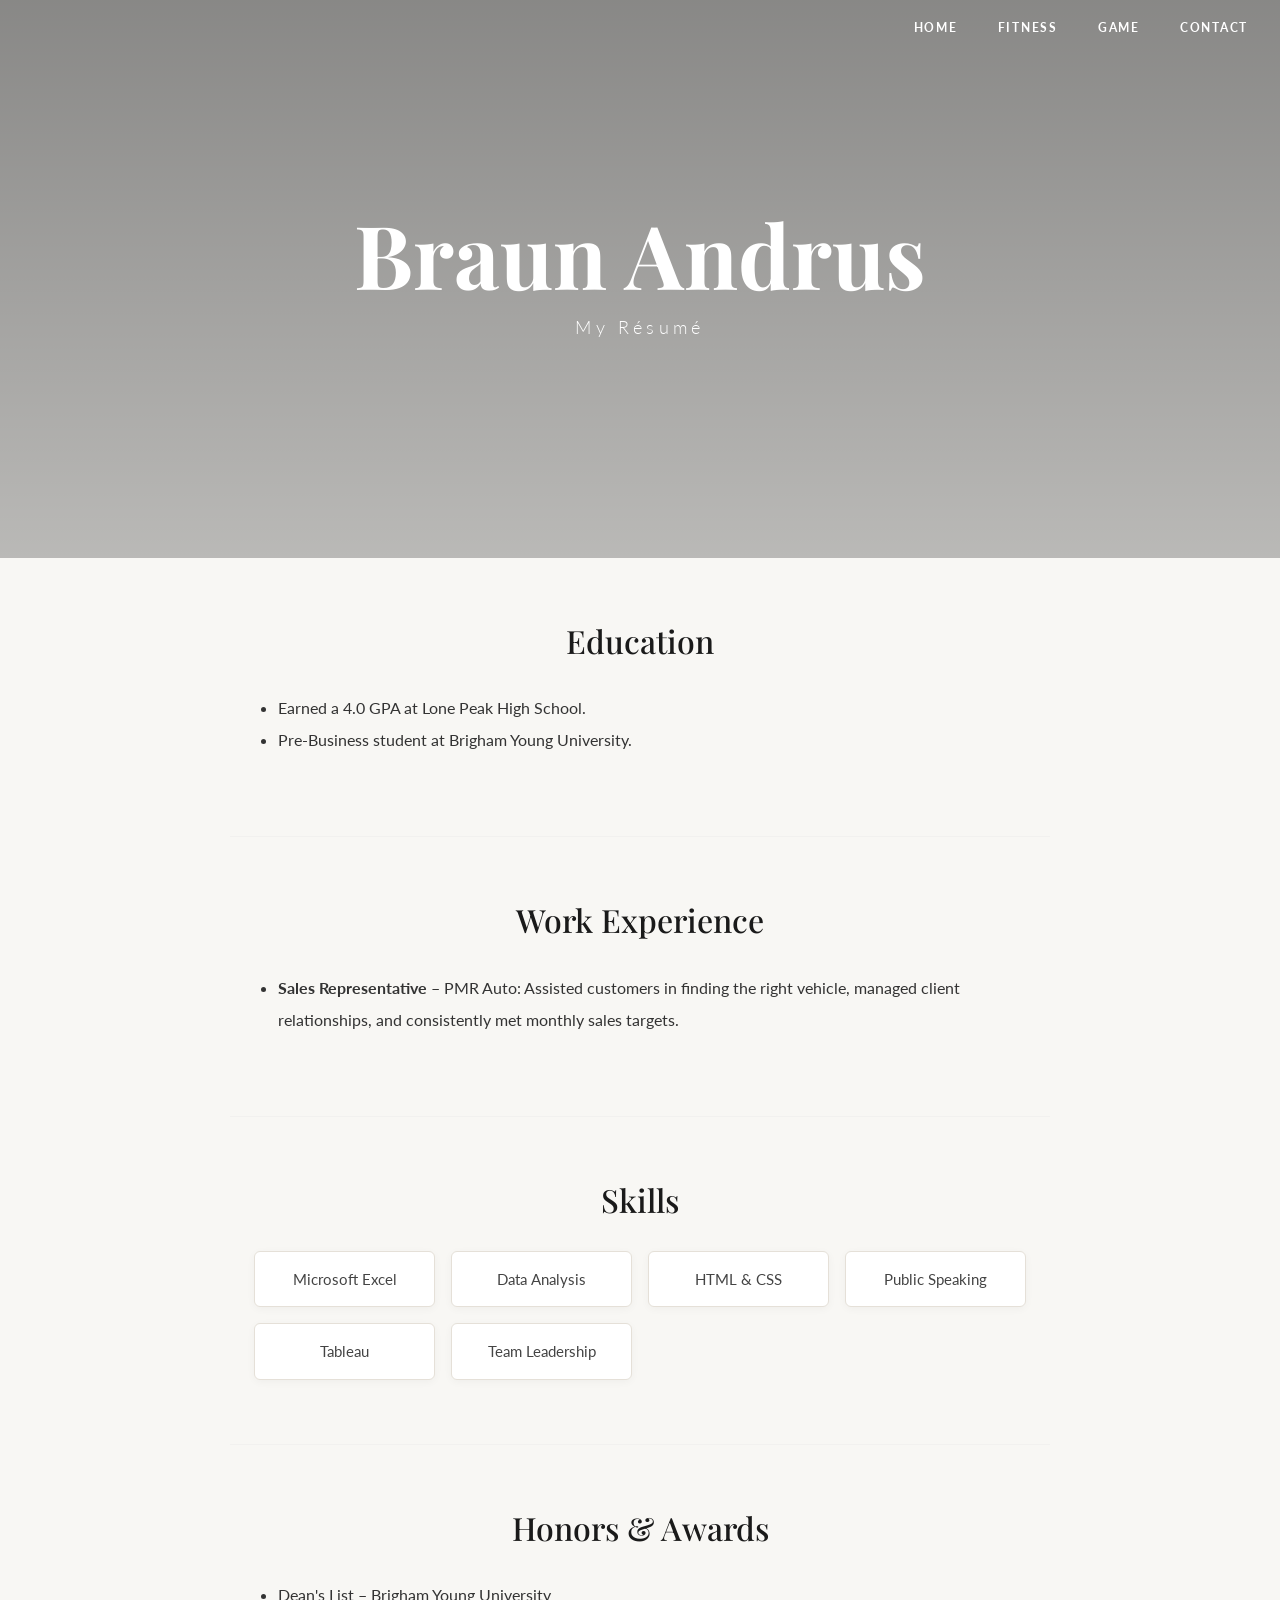
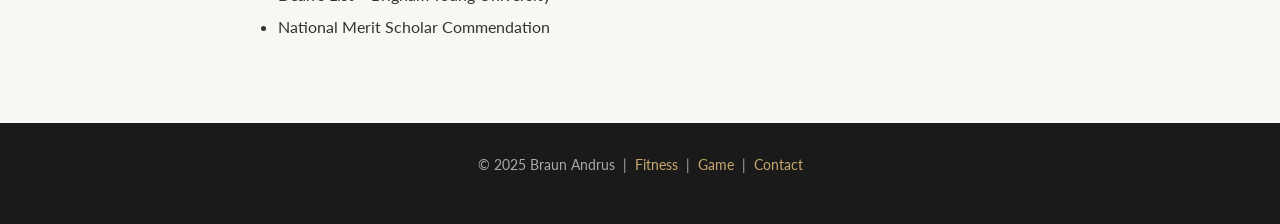
<file: index.html>
<!DOCTYPE html>
<html lang="en">
<head>
  <meta charset="UTF-8"/>
  <meta name="viewport" content="width=device-width, initial-scale=1.0"/>
  <title>Braun Andrus – Portfolio</title>
  <link href="https://cdn.jsdelivr.net/npm/bootstrap@5.3.0/dist/css/bootstrap.min.css" rel="stylesheet"/>
  <link href="https://fonts.googleapis.com/css2?family=Playfair+Display:wght@400;700&family=Lato:wght@300;400;700&display=swap" rel="stylesheet"/>
  <style>
    :root { --dark:#1a1a1a; --light:#f8f7f4; --accent:#c8a96e; }
    * { margin:0; padding:0; box-sizing:border-box; }
    body { font-family:'Lato',sans-serif; background:var(--light); color:var(--dark); }
    nav { position:absolute; top:0; width:100%; z-index:10; padding:1.2rem 2rem; display:flex; justify-content:flex-end; gap:2.5rem; }
    nav a { color:#fff; text-decoration:none; font-size:.78rem; letter-spacing:.14em; text-transform:uppercase; font-weight:700; }
    nav a:hover { color:var(--accent); }
    .hero {
      position:relative; height:62vh; min-height:420px;
      background-image:url('https://images.unsplash.com/photo-1464822759023-fed622ff2c3b?w=1600&q=80');
      background-size:cover; background-position:center;
      display:flex; align-items:center; justify-content:center; flex-direction:column; text-align:center;
    }
    .hero::after { content:''; position:absolute; inset:0; background:linear-gradient(to bottom,rgba(0,0,0,.45),rgba(0,0,0,.25)); }
    .hero-content { position:relative; z-index:2; color:#fff; }
    .hero-content h1 { font-family:'Playfair Display',serif; font-size:clamp(3rem,8vw,5.5rem); font-weight:700; }
    .hero-content p  { font-size:1.1rem; letter-spacing:.25em; font-weight:300; margin-top:.4rem; }
    section { max-width:820px; margin:0 auto; padding:4rem 1.5rem; }
    section h2 { font-family:'Playfair Display',serif; font-size:2rem; text-align:center; margin-bottom:2rem; }
    hr.section-rule { border:none; border-top:1px solid #ddd; max-width:820px; margin:0 auto; }
    ul.resume-list { list-style:disc; padding-left:1.5rem; line-height:2; }
    ul.resume-list li { font-size:1rem; color:#333; }
    .skills-grid { display:grid; grid-template-columns:repeat(auto-fill,minmax(180px,1fr)); gap:1rem; }
    .skill-card { background:#fff; border:1px solid #e5e0d8; border-radius:6px; padding:1rem 1.2rem; text-align:center; font-size:.93rem; color:#444; box-shadow:0 2px 8px rgba(0,0,0,.04); }
    footer { background:var(--dark); color:#aaa; text-align:center; padding:2rem 1rem; font-size:.85rem; }
    footer a { color:var(--accent); text-decoration:none; }
  </style>
</head>
<body>
  <nav>
    <a href="index.html">Home</a>
    <a href="fitness.html">Fitness</a>
    <a href="game.html">Game</a>
    <a href="contact.html">Contact</a>
  </nav>

  <div class="hero">
    <div class="hero-content">
      <h1>Braun Andrus</h1>
      <p>My Résumé</p>
    </div>
  </div>

  <section id="education">
    <h2>Education</h2>
    <ul class="resume-list">
      <li>Earned a 4.0 GPA at Lone Peak High School.</li>
      <li>Pre-Business student at Brigham Young University.</li>
    </ul>
  </section>
  <hr class="section-rule"/>

  <section id="experience">
    <h2>Work Experience</h2>
    <ul class="resume-list">
      <li><strong>Sales Representative</strong> – PMR Auto: Assisted customers in finding the right vehicle, managed client relationships, and consistently met monthly sales targets.</li>
    </ul>
  </section>
  <hr class="section-rule"/>

  <section id="skills">
    <h2>Skills</h2>
    <div class="skills-grid">
      <div class="skill-card">Microsoft Excel</div>
      <div class="skill-card">Data Analysis</div>
      <div class="skill-card">HTML &amp; CSS</div>
      <div class="skill-card">Public Speaking</div>
      <div class="skill-card">Tableau</div>
      <div class="skill-card">Team Leadership</div>
    </div>
  </section>
  <hr class="section-rule"/>

  <section id="honors">
    <h2>Honors &amp; Awards</h2>
    <ul class="resume-list">
      <li>Dean's List – Brigham Young University</li>
      <li>National Merit Scholar Commendation</li>
    </ul>
  </section>

  <footer>
    <p>&copy; 2025 Braun Andrus &nbsp;|&nbsp;
      <a href="fitness.html">Fitness</a> &nbsp;|&nbsp;
      <a href="game.html">Game</a> &nbsp;|&nbsp;
      <a href="contact.html">Contact</a>
    </p>
  </footer>
  <script src="https://cdn.jsdelivr.net/npm/bootstrap@5.3.0/dist/js/bootstrap.bundle.min.js"></script>
</body>
</html>
</file>
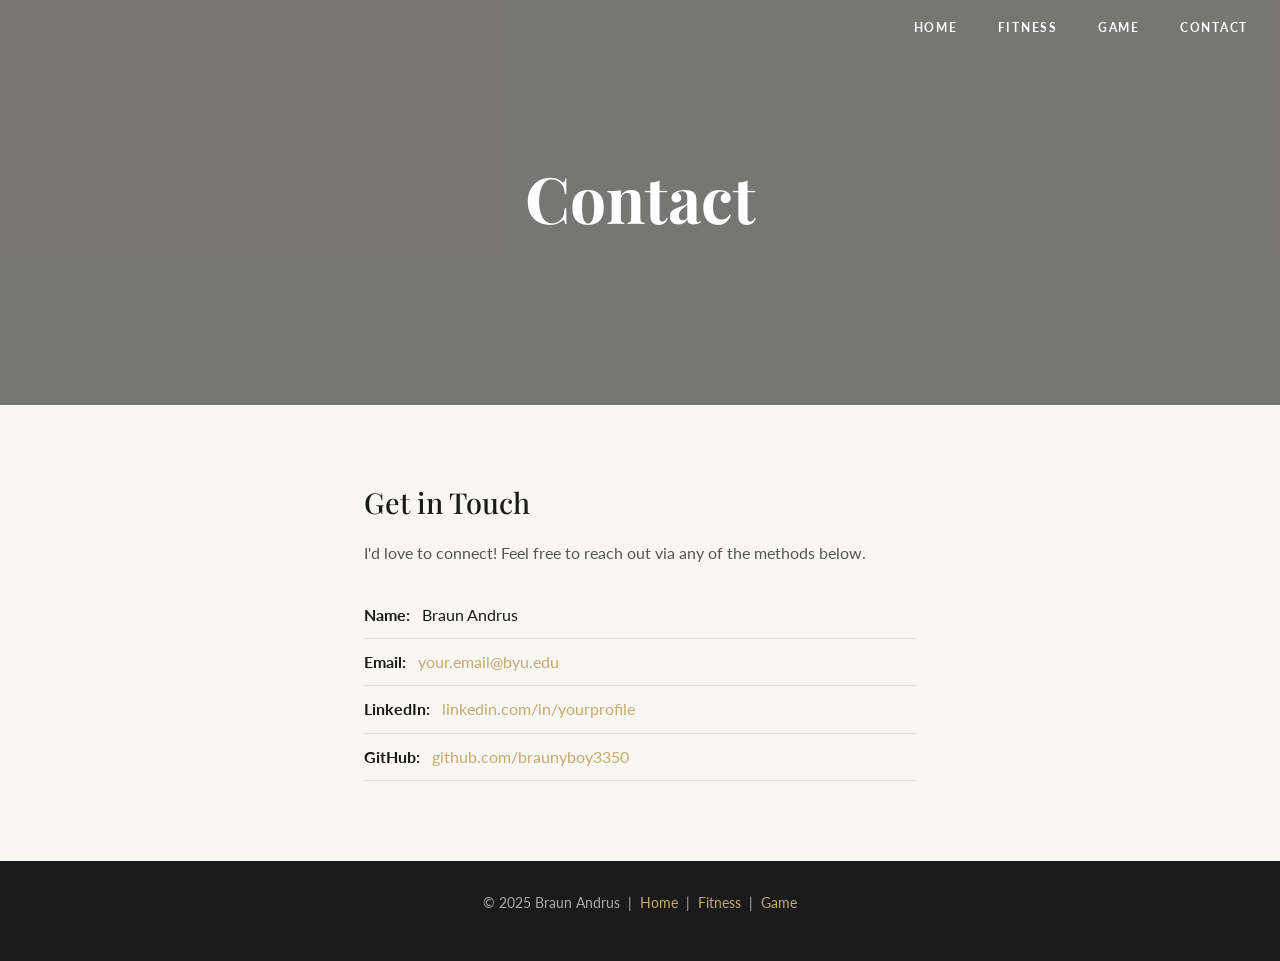
<file: contact (4).html>
<!DOCTYPE html>
<html lang="en">
<head>
  <meta charset="UTF-8"/>
  <meta name="viewport" content="width=device-width, initial-scale=1.0"/>
  <title>Contact – Braun Andrus</title>
  <link href="https://cdn.jsdelivr.net/npm/bootstrap@5.3.0/dist/css/bootstrap.min.css" rel="stylesheet"/>
  <link href="https://fonts.googleapis.com/css2?family=Playfair+Display:wght@400;700&family=Lato:wght@300;400;700&display=swap" rel="stylesheet"/>
  <style>
    :root { --dark:#1a1a1a; --light:#f8f7f4; --accent:#c8a96e; }
    * { margin:0; padding:0; box-sizing:border-box; }
    body { font-family:'Lato',sans-serif; background:var(--light); color:var(--dark); }
    nav { position:absolute; top:0; width:100%; z-index:10; padding:1.2rem 2rem; display:flex; justify-content:flex-end; gap:2.5rem; }
    nav a { color:#fff; text-decoration:none; font-size:.78rem; letter-spacing:.14em; text-transform:uppercase; font-weight:700; }
    nav a:hover { color:var(--accent); }
    .hero {
      position:relative; height:45vh; min-height:280px;
      background-image:url('https://images.unsplash.com/photo-1464822759023-fed622ff2c3b?w=1600&q=80');
      background-size:cover; background-position:center; background-repeat:no-repeat;
      display:flex; align-items:center; justify-content:center; flex-direction:column; text-align:center;
    }
    .hero::after { content:''; position:absolute; inset:0; background:rgba(0,0,0,.52); }
    .hero-content { position:relative; z-index:2; color:#fff; }
    .hero-content h1 { font-family:'Playfair Display',serif; font-size:clamp(2.2rem,6vw,4rem); font-weight:700; }
    .contact-wrap { max-width:600px; margin:5rem auto; padding:0 1.5rem; }
    .contact-wrap h2 { font-family:'Playfair Display',serif; font-size:1.8rem; margin-bottom:1.2rem; }
    .contact-wrap p  { color:#555; line-height:1.8; margin-bottom:1rem; }
    .contact-info { list-style:none; padding:0; margin-top:1.5rem; }
    .contact-info li { padding:.7rem 0; border-bottom:1px solid #e5e0d8; font-size:1rem; }
    .contact-info li span { font-weight:700; color:var(--dark); margin-right:.5rem; }
    .contact-info a { color:var(--accent); text-decoration:none; }
    .contact-info a:hover { text-decoration:underline; }
    footer { background:var(--dark); color:#aaa; text-align:center; padding:2rem 1rem; font-size:.85rem; }
    footer a { color:var(--accent); text-decoration:none; }
    footer a:hover { text-decoration:underline; }
  </style>
</head>
<body>
  <nav>
    <a href="index.html">Home</a>
    <a href="fitness.html">Fitness</a>
    <a href="game.html">Game</a>
    <a href="contact.html">Contact</a>
  </nav>

  <div class="hero">
    <div class="hero-content"><h1>Contact</h1></div>
  </div>

  <div class="contact-wrap">
    <h2>Get in Touch</h2>
    <!-- ✏️ Replace with your real info -->
    <p>I'd love to connect! Feel free to reach out via any of the methods below.</p>
    <ul class="contact-info">
      <li><span>Name:</span> Braun Andrus</li>
      <li><span>Email:</span> <a href="mailto:your.email@byu.edu">your.email@byu.edu</a></li>
      <li><span>LinkedIn:</span> <a href="https://linkedin.com/in/yourprofile" target="_blank">linkedin.com/in/yourprofile</a></li>
      <li><span>GitHub:</span> <a href="https://github.com/braunyboy3350" target="_blank">github.com/braunyboy3350</a></li>
    </ul>
  </div>

  <footer>
    <p>&copy; 2025 Braun Andrus &nbsp;|&nbsp;
      <a href="index.html">Home</a> &nbsp;|&nbsp;
      <a href="fitness.html">Fitness</a> &nbsp;|&nbsp;
      <a href="game.html">Game</a>
    </p>
  </footer>
  <script src="https://cdn.jsdelivr.net/npm/bootstrap@5.3.0/dist/js/bootstrap.bundle.min.js"></script>
</body>
</html>
</file>
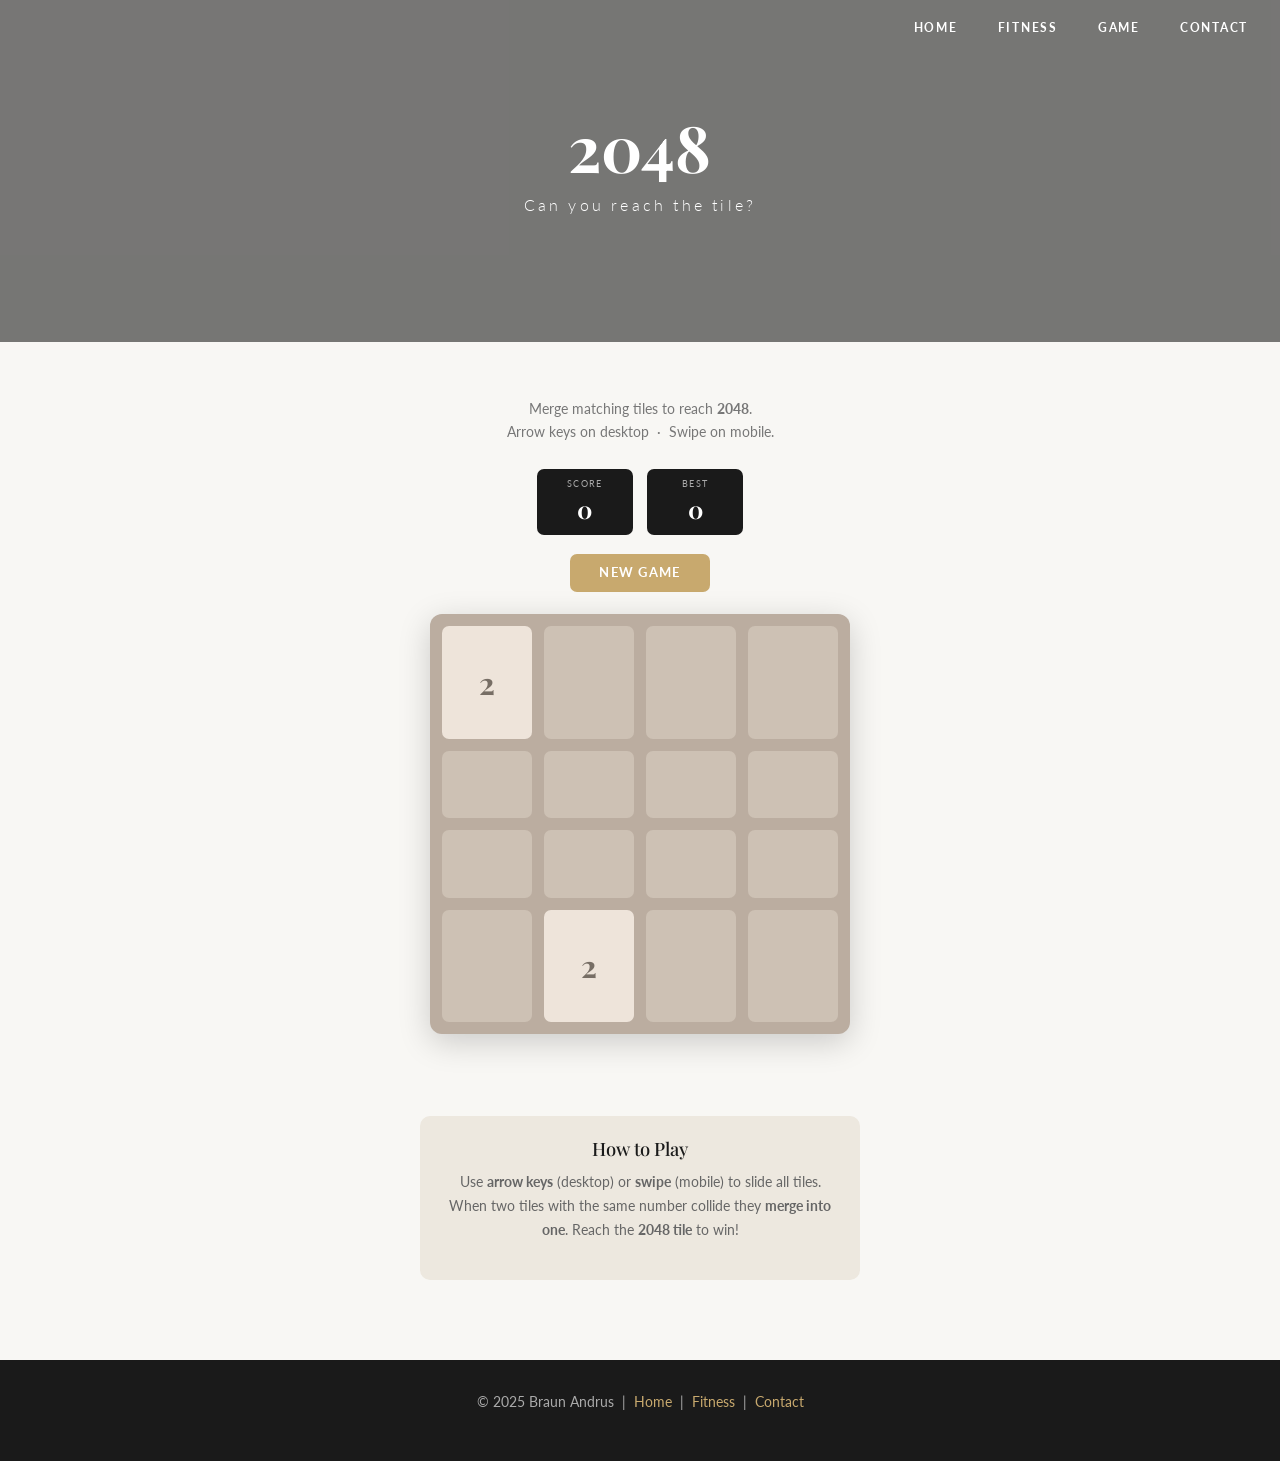
<file: game (2).html>
<!DOCTYPE html>
<html lang="en">
<head>
  <meta charset="UTF-8"/>
  <meta name="viewport" content="width=device-width, initial-scale=1.0"/>
  <title>2048 Game – Braun Andrus</title>
  <link href="https://cdn.jsdelivr.net/npm/bootstrap@5.3.0/dist/css/bootstrap.min.css" rel="stylesheet"/>
  <link href="https://fonts.googleapis.com/css2?family=Playfair+Display:wght@400;700&family=Lato:wght@300;400;700&display=swap" rel="stylesheet"/>
  <style>
    :root { --dark:#1a1a1a; --light:#f8f7f4; --accent:#c8a96e; }
    * { margin:0; padding:0; box-sizing:border-box; }
    body { font-family:'Lato',sans-serif; background:var(--light); color:var(--dark); }

    nav { position:absolute; top:0; width:100%; z-index:10; padding:1.2rem 2rem; display:flex; justify-content:flex-end; gap:2.5rem; }
    nav a { color:#fff; text-decoration:none; font-size:.78rem; letter-spacing:.14em; text-transform:uppercase; font-weight:700; }
    nav a:hover { color:var(--accent); }

    .hero {
      position:relative; height:38vh; min-height:240px;
      background-image:url('https://images.unsplash.com/photo-1464822759023-fed622ff2c3b?w=1600&q=80');
      background-size:cover; background-position:center; background-repeat:no-repeat;
      display:flex; align-items:center; justify-content:center; flex-direction:column; text-align:center;
    }
    .hero::after { content:''; position:absolute; inset:0; background:rgba(0,0,0,.52); }
    .hero-content { position:relative; z-index:2; color:#fff; }
    .hero-content h1 { font-family:'Playfair Display',serif; font-size:clamp(2.4rem,6vw,4rem); font-weight:700; }
    .hero-content p  { font-size:1rem; letter-spacing:.2em; font-weight:300; margin-top:.4rem; }

    .game-page { display:flex; flex-direction:column; align-items:center; padding:3.5rem 1.5rem 5rem; }
    .instructions { max-width:440px; text-align:center; margin-bottom:1.6rem; color:#777; font-size:.88rem; line-height:1.6; }

    .score-row { display:flex; gap:.9rem; margin-bottom:1.2rem; }
    .score-box { background:var(--dark); color:#fff; border-radius:7px; padding:.5rem 1.5rem; text-align:center; min-width:96px; }
    .score-box .lbl { font-size:.58rem; letter-spacing:.14em; text-transform:uppercase; color:#aaa; }
    .score-box .val { font-size:1.5rem; font-weight:700; font-family:'Playfair Display',serif; }

    #new-btn {
      background:var(--accent); color:#fff; border:none; border-radius:7px;
      padding:.58rem 1.8rem; font-size:.82rem; letter-spacing:.1em; text-transform:uppercase;
      font-weight:700; cursor:pointer; margin-bottom:1.4rem; transition:background .15s;
    }
    #new-btn:hover { background:#b8934e; }

    #board {
      display:grid; grid-template-columns:repeat(4,1fr); gap:12px;
      background:#bbada0; border-radius:12px; padding:12px;
      width:min(420px,94vw); aspect-ratio:1/1;
      touch-action:none; user-select:none;
      box-shadow:0 8px 32px rgba(0,0,0,.18);
    }
    .cell {
      border-radius:7px; display:flex; align-items:center; justify-content:center;
      font-family:'Playfair Display',serif; font-weight:700;
      font-size:clamp(1.1rem,4vw,1.9rem); transition:background .1s, color .1s;
    }
    .t0    { background:#cdc1b4; }
    .t2    { background:#eee4da; color:#776e65; }
    .t4    { background:#ede0c8; color:#776e65; }
    .t8    { background:#f2b179; color:#f9f6f2; }
    .t16   { background:#f59563; color:#f9f6f2; }
    .t32   { background:#f67c5f; color:#f9f6f2; }
    .t64   { background:#f65e3b; color:#f9f6f2; }
    .t128  { background:#edcf72; color:#f9f6f2; font-size:clamp(.95rem,3.2vw,1.5rem); }
    .t256  { background:#edcc61; color:#f9f6f2; font-size:clamp(.95rem,3.2vw,1.5rem); }
    .t512  { background:#edc850; color:#f9f6f2; font-size:clamp(.95rem,3.2vw,1.5rem); }
    .t1024 { background:#edc53f; color:#f9f6f2; font-size:clamp(.8rem,2.7vw,1.2rem); }
    .t2048 { background:#edc22e; color:#f9f6f2; font-size:clamp(.8rem,2.7vw,1.2rem); }

    #game-msg { margin-top:1.1rem; font-weight:700; font-size:1.05rem; color:var(--accent); min-height:1.5rem; text-align:center; font-family:'Playfair Display',serif; }

    .how-to { max-width:440px; margin:2.5rem auto 0; text-align:center; background:#ede8df; border-radius:10px; padding:1.4rem 1.6rem; }
    .how-to h3 { font-family:'Playfair Display',serif; font-size:1.15rem; margin-bottom:.6rem; }
    .how-to p  { font-size:.88rem; color:#666; line-height:1.7; }

    footer { background:var(--dark); color:#aaa; text-align:center; padding:2rem 1rem; font-size:.85rem; }
    footer a { color:var(--accent); text-decoration:none; }
    footer a:hover { text-decoration:underline; }
  </style>
</head>
<body>

  <nav>
    <a href="index.html">Home</a>
    <a href="fitness.html">Fitness</a>
    <a href="game.html">Game</a>
    <a href="contact.html">Contact</a>
  </nav>

  <div class="hero">
    <div class="hero-content">
      <h1>2048</h1>
      <p>Can you reach the tile?</p>
    </div>
  </div>

  <div class="game-page">
    <p class="instructions">Merge matching tiles to reach <strong>2048</strong>.<br/>Arrow keys on desktop &nbsp;·&nbsp; Swipe on mobile.</p>

    <div class="score-row">
      <div class="score-box"><div class="lbl">Score</div><div class="val" id="score">0</div></div>
      <div class="score-box"><div class="lbl">Best</div><div class="val" id="best">0</div></div>
    </div>

    <button id="new-btn">New Game</button>
    <div id="board"></div>
    <div id="game-msg"></div>

    <div class="how-to">
      <h3>How to Play</h3>
      <p>Use <strong>arrow keys</strong> (desktop) or <strong>swipe</strong> (mobile) to slide all tiles. When two tiles with the same number collide they <strong>merge into one</strong>. Reach the <strong>2048 tile</strong> to win!</p>
    </div>
  </div>

  <footer>
    <p>&copy; 2025 Braun Andrus &nbsp;|&nbsp;
      <a href="index.html">Home</a> &nbsp;|&nbsp;
      <a href="fitness.html">Fitness</a> &nbsp;|&nbsp;
      <a href="contact.html">Contact</a>
    </p>
  </footer>

  <script src="https://cdn.jsdelivr.net/npm/bootstrap@5.3.0/dist/js/bootstrap.bundle.min.js"></script>
  <script>
  (() => {
    const SIZE = 4;
    let grid, score, best = 0, over;
    const boardEl = document.getElementById('board');
    const scoreEl = document.getElementById('score');
    const bestEl  = document.getElementById('best');
    const msgEl   = document.getElementById('game-msg');

    function newGame() {
      grid = Array.from({length:SIZE}, () => Array(SIZE).fill(0));
      score = 0; over = false; msgEl.textContent = '';
      addTile(); addTile(); draw();
    }

    function addTile() {
      const empty = [];
      for (let r=0;r<SIZE;r++) for (let c=0;c<SIZE;c++) if (!grid[r][c]) empty.push([r,c]);
      if (!empty.length) return;
      const [r,c] = empty[Math.floor(Math.random()*empty.length)];
      grid[r][c] = Math.random() < 0.9 ? 2 : 4;
    }

    function draw() {
      scoreEl.textContent = score;
      if (score > best) { best = score; bestEl.textContent = best; }
      boardEl.innerHTML = '';
      for (let r=0;r<SIZE;r++) for (let c=0;c<SIZE;c++) {
        const v = grid[r][c];
        const el = document.createElement('div');
        el.className = 'cell t' + v;
        el.textContent = v || '';
        boardEl.appendChild(el);
      }
    }

    function slideRow(row) {
      let a = row.filter(x => x);
      for (let i=0;i<a.length-1;i++) {
        if (a[i]===a[i+1]) { score += a[i]*2; a[i]*=2; a.splice(i+1,1); }
      }
      while (a.length < SIZE) a.push(0);
      return a;
    }

    function move(dir) {
      if (over) return;
      const prev = JSON.stringify(grid);
      if (dir==='left')  grid = grid.map(r => slideRow([...r]));
      if (dir==='right') grid = grid.map(r => slideRow([...r].reverse()).reverse());
      if (dir==='up'||dir==='down') {
        for (let c=0;c<SIZE;c++) {
          let col = grid.map(r => r[c]);
          if (dir==='down') col.reverse();
          col = slideRow(col);
          if (dir==='down') col.reverse();
          col.forEach((v,r) => grid[r][c]=v);
        }
      }
      if (JSON.stringify(grid)===prev) return;
      addTile(); draw(); checkEnd();
    }

    function checkEnd() {
      for (let r=0;r<SIZE;r++) for (let c=0;c<SIZE;c++) {
        if (grid[r][c]===2048) { msgEl.textContent='🎉 You reached 2048! Keep going!'; return; }
        if (!grid[r][c]) return;
        if (c<SIZE-1 && grid[r][c]===grid[r][c+1]) return;
        if (r<SIZE-1 && grid[r][c]===grid[r+1][c]) return;
      }
      msgEl.textContent = 'Game Over – no more moves!';
      over = true;
    }

    document.addEventListener('keydown', e => {
      const map = {ArrowLeft:'left',ArrowRight:'right',ArrowUp:'up',ArrowDown:'down'};
      if (map[e.key]) { e.preventDefault(); move(map[e.key]); }
    });

    let tx=0, ty=0;
    boardEl.addEventListener('touchstart', e => { tx=e.touches[0].clientX; ty=e.touches[0].clientY; }, {passive:true});
    boardEl.addEventListener('touchend', e => {
      const dx=e.changedTouches[0].clientX-tx, dy=e.changedTouches[0].clientY-ty;
      if (Math.max(Math.abs(dx),Math.abs(dy))<20) return;
      move(Math.abs(dx)>Math.abs(dy) ? (dx>0?'right':'left') : (dy>0?'down':'up'));
    }, {passive:true});

    document.getElementById('new-btn').addEventListener('click', newGame);
    newGame();
  })();
  </script>
</body>
</html>
</file>
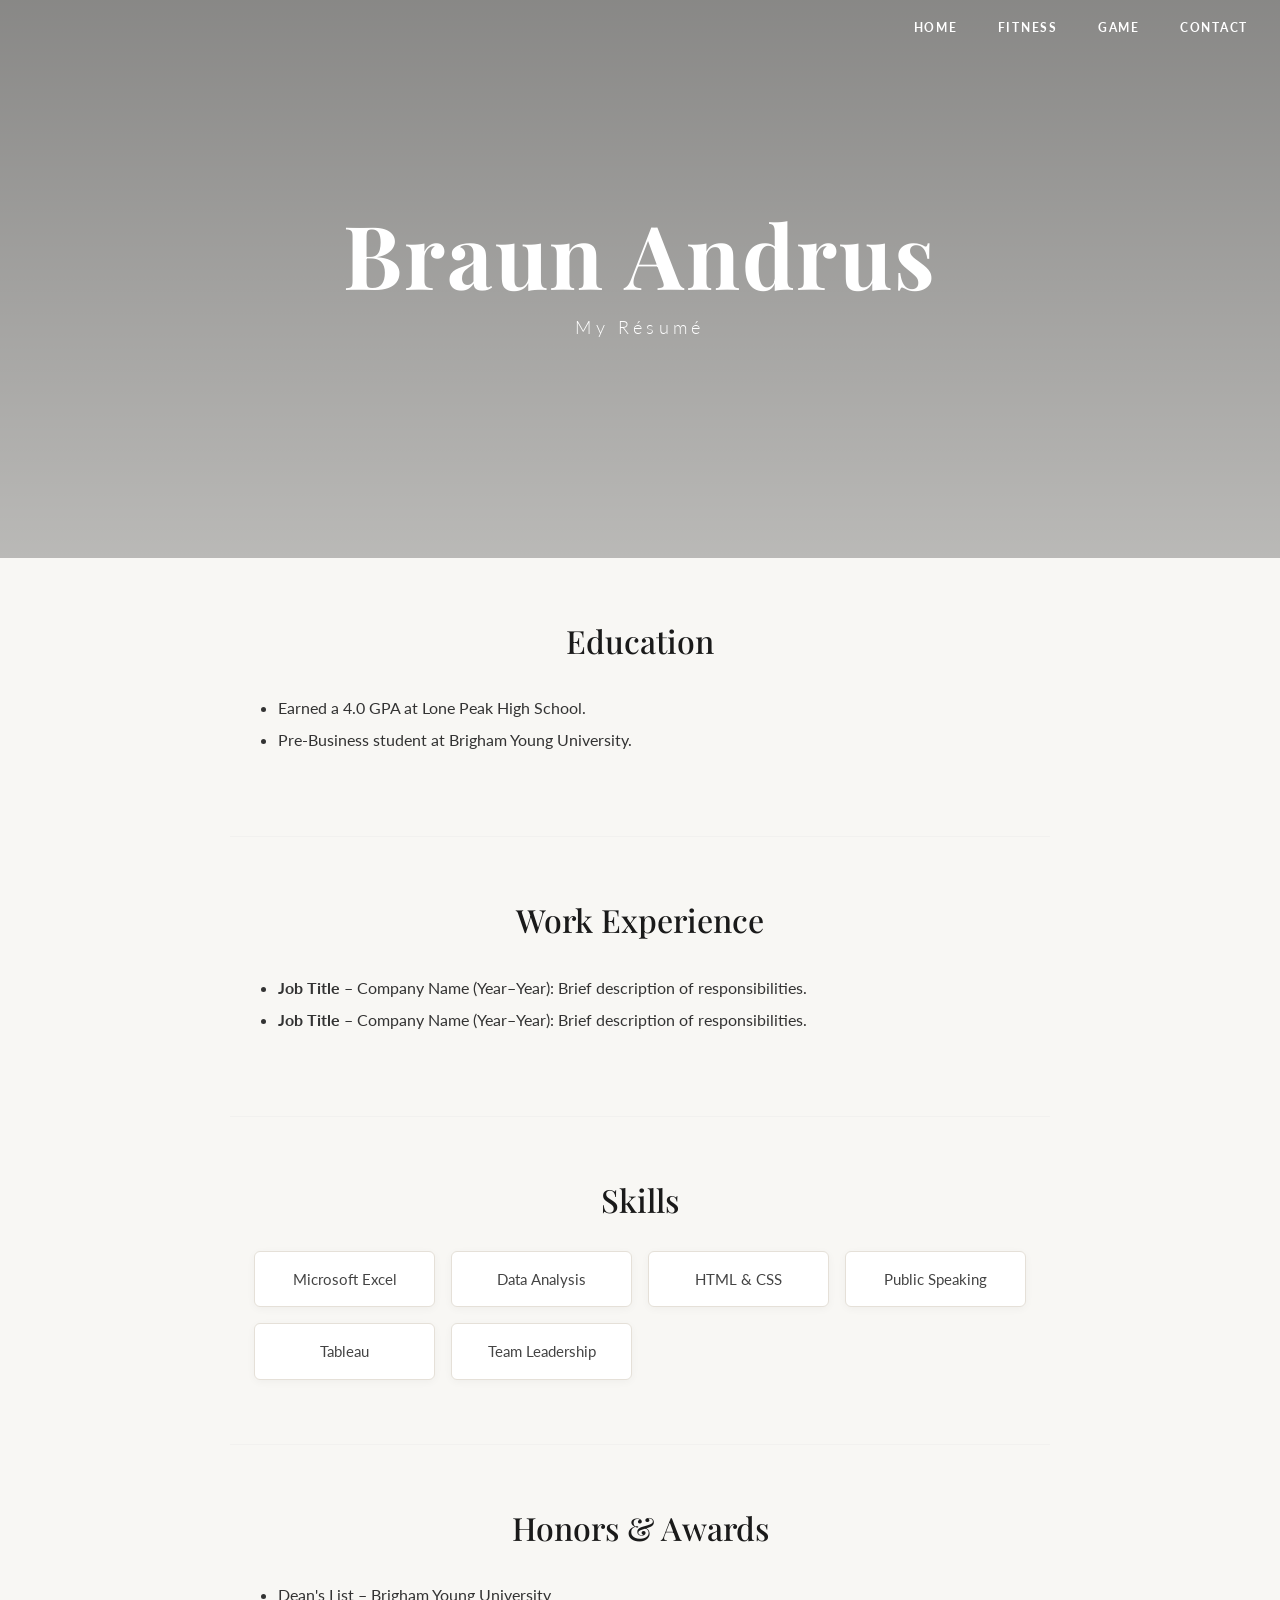
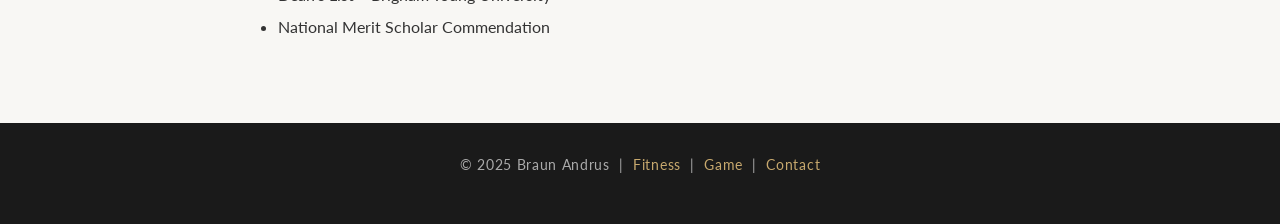
<file: index (3).html>
<!DOCTYPE html>
<html lang="en">
<head>
  <meta charset="UTF-8"/>
  <meta name="viewport" content="width=device-width, initial-scale=1.0"/>
  <title>Braun Andrus – Portfolio</title>
  <link href="https://cdn.jsdelivr.net/npm/bootstrap@5.3.0/dist/css/bootstrap.min.css" rel="stylesheet"/>
  <link href="https://fonts.googleapis.com/css2?family=Playfair+Display:wght@400;700&family=Lato:wght@300;400;700&display=swap" rel="stylesheet"/>
  <style>
    :root { --dark:#1a1a1a; --light:#f8f7f4; --accent:#c8a96e; }
    * { margin:0; padding:0; box-sizing:border-box; }
    body { font-family:'Lato',sans-serif; background:var(--light); color:var(--dark); }
    nav { position:absolute; top:0; width:100%; z-index:10; padding:1.2rem 2rem; display:flex; justify-content:flex-end; gap:2.5rem; }
    nav a { color:#fff; text-decoration:none; font-size:.78rem; letter-spacing:.14em; text-transform:uppercase; font-weight:700; }
    nav a:hover { color:var(--accent); }
    .hero {
      position:relative; height:62vh; min-height:420px;
      background-image:url('https://images.unsplash.com/photo-1464822759023-fed622ff2c3b?w=1600&q=80');
      background-size:cover; background-position:center; background-repeat:no-repeat;
      display:flex; align-items:center; justify-content:center; flex-direction:column; text-align:center;
    }
    .hero::after { content:''; position:absolute; inset:0; background:linear-gradient(to bottom,rgba(0,0,0,.45),rgba(0,0,0,.25)); }
    .hero-content { position:relative; z-index:2; color:#fff; }
    .hero-content h1 { font-family:'Playfair Display',serif; font-size:clamp(3rem,8vw,5.5rem); font-weight:700; letter-spacing:.02em; }
    .hero-content p  { font-size:1.1rem; letter-spacing:.25em; font-weight:300; margin-top:.4rem; }
    section { max-width:820px; margin:0 auto; padding:4rem 1.5rem; }
    section h2 { font-family:'Playfair Display',serif; font-size:2rem; text-align:center; margin-bottom:2rem; }
    hr.section-rule { border:none; border-top:1px solid #ddd; max-width:820px; margin:0 auto; }
    ul.resume-list { list-style:disc; padding-left:1.5rem; line-height:2; }
    ul.resume-list li { font-size:1rem; color:#333; }
    .skills-grid { display:grid; grid-template-columns:repeat(auto-fill,minmax(180px,1fr)); gap:1rem; }
    .skill-card { background:#fff; border:1px solid #e5e0d8; border-radius:6px; padding:1rem 1.2rem; text-align:center; font-size:.93rem; color:#444; box-shadow:0 2px 8px rgba(0,0,0,.04); }
    footer { background:var(--dark); color:#aaa; text-align:center; padding:2rem 1rem; font-size:.85rem; letter-spacing:.05em; }
    footer a { color:var(--accent); text-decoration:none; }
    footer a:hover { text-decoration:underline; }
  </style>
</head>
<body>
  <nav>
    <a href="index.html">Home</a>
    <a href="fitness.html">Fitness</a>
    <a href="game.html">Game</a>
    <a href="contact.html">Contact</a>
  </nav>

  <div class="hero">
    <div class="hero-content">
      <h1>Braun Andrus</h1>
      <p>My Résumé</p>
    </div>
  </div>

  <section id="education">
    <h2>Education</h2>
    <ul class="resume-list">
      <li>Earned a 4.0 GPA at Lone Peak High School.</li>
      <li>Pre-Business student at Brigham Young University.</li>
    </ul>
  </section>
  <hr class="section-rule"/>

  <section id="experience">
    <h2>Work Experience</h2>
    <ul class="resume-list">
      <!-- ✏️ Replace with your real jobs -->
      <li><strong>Job Title</strong> – Company Name (Year–Year): Brief description of responsibilities.</li>
      <li><strong>Job Title</strong> – Company Name (Year–Year): Brief description of responsibilities.</li>
    </ul>
  </section>
  <hr class="section-rule"/>

  <section id="skills">
    <h2>Skills</h2>
    <div class="skills-grid">
      <div class="skill-card">Microsoft Excel</div>
      <div class="skill-card">Data Analysis</div>
      <div class="skill-card">HTML &amp; CSS</div>
      <div class="skill-card">Public Speaking</div>
      <div class="skill-card">Tableau</div>
      <div class="skill-card">Team Leadership</div>
    </div>
  </section>
  <hr class="section-rule"/>

  <section id="honors">
    <h2>Honors &amp; Awards</h2>
    <ul class="resume-list">
      <li>Dean's List – Brigham Young University</li>
      <li>National Merit Scholar Commendation</li>
    </ul>
  </section>

  <footer>
    <p>&copy; 2025 Braun Andrus &nbsp;|&nbsp;
      <a href="fitness.html">Fitness</a> &nbsp;|&nbsp;
      <a href="game.html">Game</a> &nbsp;|&nbsp;
      <a href="contact.html">Contact</a>
    </p>
  </footer>
  <script src="https://cdn.jsdelivr.net/npm/bootstrap@5.3.0/dist/js/bootstrap.bundle.min.js"></script>
</body>
</html>
</file>
